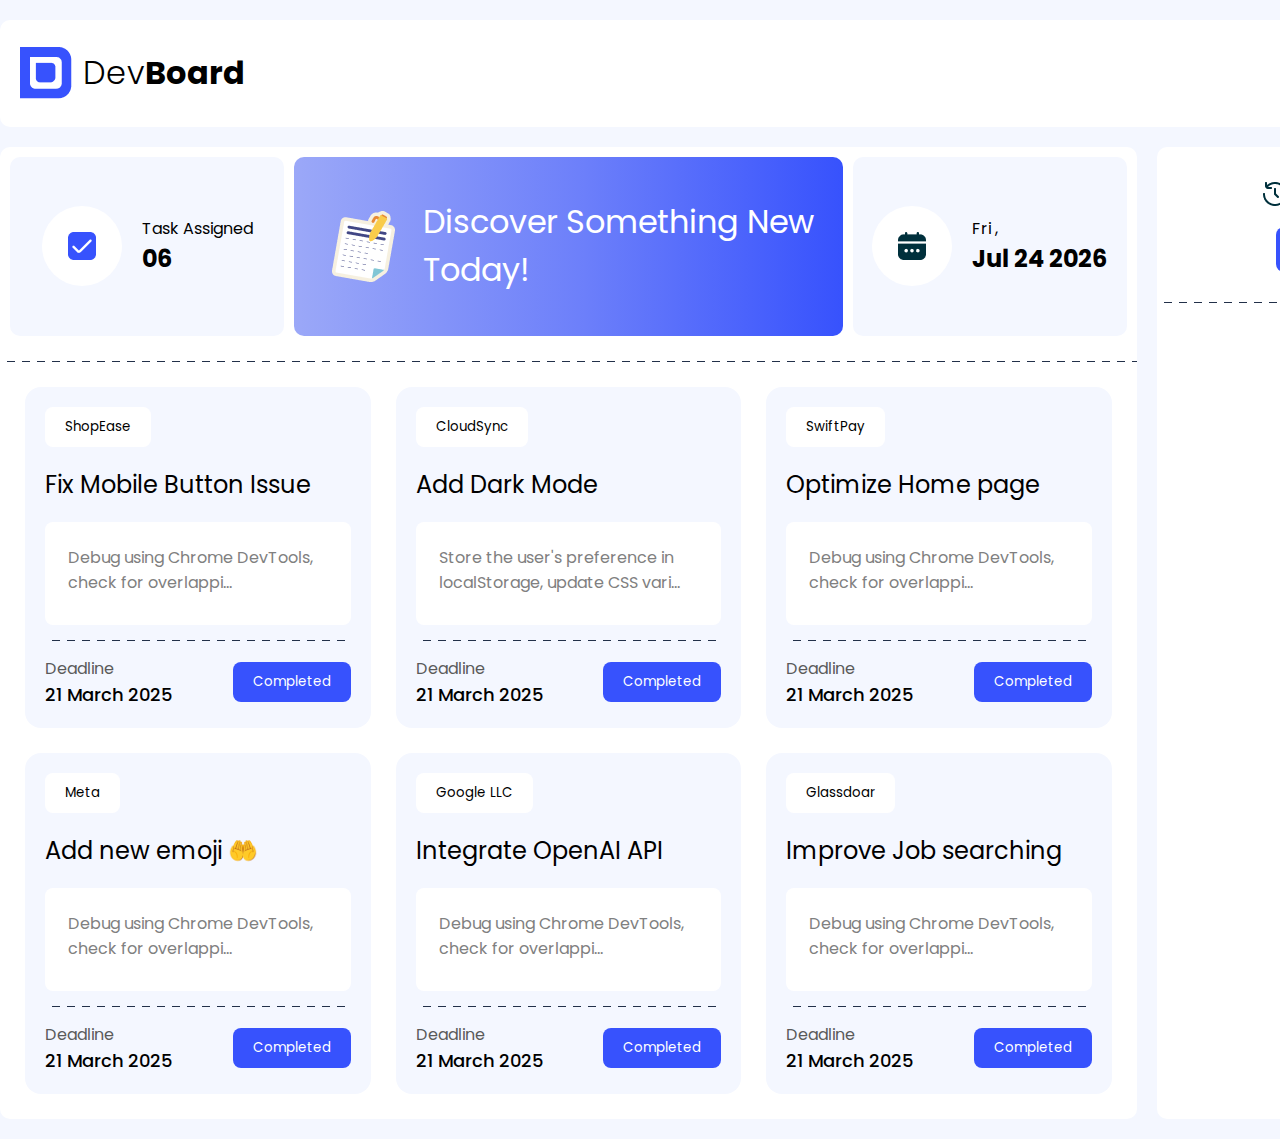
<file: index.html>
<!DOCTYPE html>
<html lang="en">
<head>
    <meta charset="UTF-8">
    <meta name="viewport" content="width=device-width, initial-scale=1.0">
    <title>DevBoard</title>
    <!-- FONTS -->
    <link rel="preconnect" href="https://fonts.googleapis.com">
    <link rel="preconnect" href="https://fonts.gstatic.com" crossorigin>
    <link href="https://fonts.googleapis.com/css2?family=Poppins:ital,wght@0,100;0,200;0,300;0,400;0,500;0,600;0,700;0,800;0,900;1,100;1,200;1,300;1,400;1,500;1,600;1,700;1,800;1,900&display=swap" rel="stylesheet">
    <!-- CSS -->
     <link rel="stylesheet" href="css/dashed_line.css">
     <link rel="stylesheet" href="style.css">
     <link rel="stylesheet" href="css/navbar.css">
     <link rel="stylesheet" href="css/dashboard.css">
     <link rel="stylesheet" href="css/dashboard_bar.css">
     <link rel="stylesheet" href="css/dashboard_card.css">
     <link rel="stylesheet" href="css/activity.css">
</head>
<body>
<div class="wrapper">

<!-- NAVBAR -->
<section id="navbar">
    <div class="left">
        <img src="assets/logo.png" alt="">
        <h1><span>Dev</span>Board</h1>
    </div>
    <div class="right">
        <div class="checkbox">
            <img src="assets/checkbox.png" alt="">
                <h1 id="navbar_counter">23</h1>
        </div>
        <img onclick="changeBackgroundColor()" src="assets/theme-btn.png" alt="">
    </div>
</section>

<!-- DASHBOARD AND ACTIVITY -->
 <section id="daa">
    <section id="dashboard">
        <section id="dashboard_bar">
            <div class="item item1">
                <div class="circle">
                    <img src="assets/checkbox.png" alt="">
                </div>
                <div class="cnt">
                    <p>Task Assigned</p>
                    <h2 id="task_counter">06</h2>
                </div>
            </div>
            <div class="item item2" onclick="window.location.href='blog.html';">
                <img src="assets/board.png" alt="">
                <h1>Discover Something New <br> Today!</h1>
            </div>
            <div class="item item3">
                <div class="circle">
                    <img src="assets/calender.png" alt="">
                </div>
                <div class="cnt">
                    <p id="day">Wed ,</p>
                    <h2 id="date"></h2>
                </div>
            </div>
        </section>
        <div class="container">
            <div class="line"></div>
        </div>
        <section id="dashboard_card">
             <div class="item item1">
                <div class="whitespace1">
                    <button>ShopEase</button>
                </div>
                <h1>Fix Mobile Button Issue</h1>
                <div class="whitespace2">
                    <p>Debug using Chrome DevTools, check for overlappi...</p>
                </div>
                <div class="container">
                    <div class="line"></div>
                </div>
                <div class="dashboard_card_bottom">
                    <div class="left">
                        <p>Deadline</p>
                        <h2>21 March 2025</h2>
                    </div>
                    <div class="right">
                        <button>Completed</button>
                    </div>
                </div>
            </div>
            <div class="item item2">
                <div class="whitespace1">
                    <button>CloudSync</button>
                </div>
                <h1>Add Dark Mode</h1>
                <div class="whitespace2">
                    <p>Store the user's preference in localStorage, update CSS vari...</p>
                </div>
                <div class="container">
                    <div class="line"></div>
                </div>
                <div class="dashboard_card_bottom">
                    <div class="left">
                        <p>Deadline</p>
                        <h2>21 March 2025</h2>
                    </div>
                    <div class="right">
                        <button>Completed</button>
                    </div>
                </div>
            </div>
            <div class="item item3">
                <div class="whitespace1">
                    <button>SwiftPay</button>
                </div>
                <h1>Optimize Home page</h1>
                <div class="whitespace2">
                    <p>Debug using Chrome DevTools, check for overlappi...</p>
                </div>
                <div class="container">
                    <div class="line"></div>
                </div>
                <div class="dashboard_card_bottom">
                    <div class="left">
                        <p>Deadline</p>
                        <h2>21 March 2025</h2>
                    </div>
                    <div class="right">
                        <button>Completed</button>
                    </div>
                </div>
            </div>
            <div class="item item4">
                <div class="whitespace1">
                    <button>Meta</button>
                </div>
                <h1>Add new emoji 🤲</h1>
                <div class="whitespace2">
                    <p>Debug using Chrome DevTools, check for overlappi...</p>
                </div>
                <div class="container">
                    <div class="line"></div>
                </div>
                <div class="dashboard_card_bottom">
                    <div class="left">
                        <p>Deadline</p>
                        <h2>21 March 2025</h2>
                    </div>
                    <div class="right">
                        <button>Completed</button>
                    </div>
                </div>
            </div>
            <div class="item item5">
                <div class="whitespace1">
                    <button>Google LLC</button>
                </div>
                <h1>Integrate OpenAI API</h1>
                <div class="whitespace2">
                    <p>Debug using Chrome DevTools, check for overlappi...</p>
                </div>
                <div class="container">
                    <div class="line"></div>
                </div>
                <div class="dashboard_card_bottom">
                    <div class="left">
                        <p>Deadline</p>
                        <h2>21 March 2025</h2>
                    </div>
                    <div class="right">
                        <button>Completed</button>
                    </div>
                </div>
            </div>
            <div class="item item6">
                <div class="whitespace1">
                    <button>Glassdoar</button>
                </div>
                <h1>Improve Job searching</h1>
                <div class="whitespace2">
                    <p>Debug using Chrome DevTools, check for overlappi...</p>
                </div>
                <div class="container">
                    <div class="line"></div>
                </div>
                <div class="dashboard_card_bottom">
                    <div class="left">
                        <p>Deadline</p>
                        <h2>21 March 2025</h2>
                    </div>
                    <div class="right">
                        <button>Completed</button>
                    </div>
                </div>
            </div>
        </section>
    </section>
    <section id="activity">
        <div class="heading">
            <div class="title">
                <img src="assets/activity.png" alt="">
                <h2>Activity Log</h2>
            </div>
            <div class="button">
                <button id="activity_clear">Clear History</button>
            </div>
        </div>
        <div class="container">
            <div class="line"></div>
        </div>
        <div id="middling_id" class="middling">
        </div>
    </section>
 </section>

</div>

<script src="js/app.js"></script>
</body>
</html>
</file>
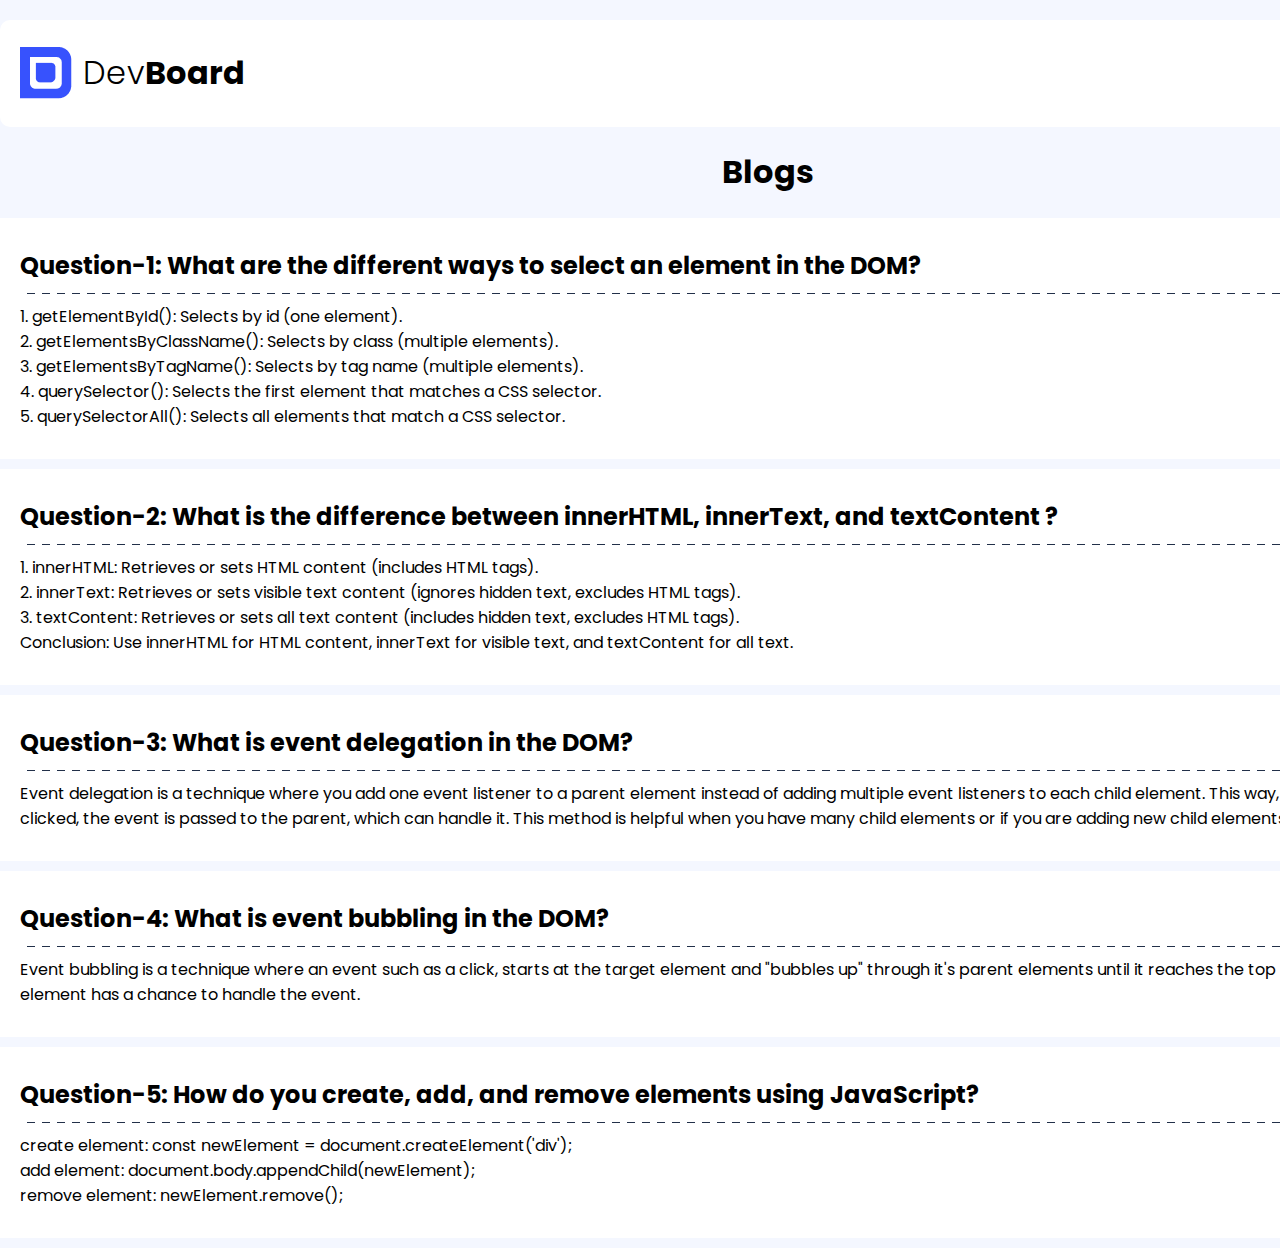
<file: blog.html>
<!DOCTYPE html>
<html lang="en">
<head>
    <meta charset="UTF-8">
    <meta name="viewport" content="width=device-width, initial-scale=1.0">
    <title>Blog</title>
    <!-- FONTS -->
    <link rel="preconnect" href="https://fonts.googleapis.com">
    <link rel="preconnect" href="https://fonts.gstatic.com" crossorigin>
    <link href="https://fonts.googleapis.com/css2?family=Poppins:ital,wght@0,100;0,200;0,300;0,400;0,500;0,600;0,700;0,800;0,900;1,100;1,200;1,300;1,400;1,500;1,600;1,700;1,800;1,900&display=swap" rel="stylesheet">
    <!-- CSS -->
     <link rel="stylesheet" href="css/dashed_line.css">
     <link rel="stylesheet" href="style.css">
     <link rel="stylesheet" href="css/navbar.css">
     <link rel="stylesheet" href="css/dashboard.css">
     <link rel="stylesheet" href="css/dashboard_bar.css">
     <link rel="stylesheet" href="css/dashboard_card.css">
     <link rel="stylesheet" href="css/activity.css">
     <link rel="stylesheet" href="css/blog.css">
</head>
<body>
<div class="wrapper">

<!-- NAVBAR -->
<section id="navbar">
    <div class="left">
        <img src="assets/logo.png" alt="">
        <h1><span>Dev</span>Board</h1>
    </div>
    <div class="right">
        <button onclick="window.location.href='index.html';">Back to Desk</button>
    </div>
</section>
<!-- blog -->
<section id="blog">
    <h1>Blogs</h1>
    <div class="que que1">
        <h2>Question-1: What are the different ways to select an element in the DOM?</h2>
        <div class="container">
            <div class="line"></div>
        </div>
        <p>
            1. getElementById(): Selects by id (one element). <br>
            2. getElementsByClassName(): Selects by class (multiple elements). <br>
            3. getElementsByTagName(): Selects by tag name (multiple elements). <br>
            4. querySelector(): Selects the first element that matches a CSS selector. <br>
            5. querySelectorAll(): Selects all elements that match a CSS selector.
    </div>
    <div class="que que2">
        <h2>Question-2: What is the difference between innerHTML, innerText, and textContent ?</h2>
        <div class="container">
            <div class="line"></div>
        </div>
        <p>
            1. innerHTML: Retrieves or sets HTML content (includes HTML tags). <br>
            2. innerText: Retrieves or sets visible text content (ignores hidden text, excludes HTML tags). <br>
            3. textContent: Retrieves or sets all text content (includes hidden text, excludes HTML tags). <br>
            Conclusion: Use innerHTML for HTML content, innerText for visible text, and textContent for all text.
        </p>
    </div>
    <div class="que que3">
        <h2>Question-3: What is event delegation in the DOM?</h2>
        <div class="container">
            <div class="line"></div>
        </div>
        <p>Event delegation is a technique where you add one event listener to a parent element instead of adding multiple event listeners to each child element. This way, when a child element is clicked, the event is passed to the parent, which can handle it. This method is helpful when you have many child elements or if you are adding new child elements later.</p>
    </div>
    <div class="que que4">
        <h2>Question-4: What is event bubbling in the DOM?</h2>
        <div class="container">
            <div class="line"></div>
        </div>
        <p>Event bubbling is a technique where an event such as a click, starts at the target element and "bubbles up" through it's parent elements until it reaches the top of the DOM tree. Each parent element has a chance to handle the event.</p>
    </div>
    <div class="que que5">
        <h2>Question-5: How do you create, add, and remove elements using JavaScript?</h2>
        <div class="container">
            <div class="line"></div>
        </div>
        <p>
            create element: const newElement = document.createElement('div'); <br>
            add element: document.body.appendChild(newElement); <br>
            remove element: newElement.remove();
        </p>
    </div>
</section>

</div>

<script src="js/app.js"></script>
</body>
</html>
</file>
<file: css/dashed_line.css>
.container {
    position: relative;
    height: 1px;
    
    .line {
      position: absolute;
      top: 0;
      left: 0;
      width: 100%;
      height: 100%;
      background-image: linear-gradient(to right, transparent 50%, #223049 50%);
      background-size: 15px 100%;
    }
}

/* <div class="container">
    <div class="line"></div>
</div> */
</file>
<file: style.css>
*{
    font-family: "Poppins", sans-serif;
}
body{
    margin: 0;
    background-color: #F4F7FF;
}

p{
    margin: 0;
}
.wrapper{
    width: 1536px;
    margin: 0 auto;
}
.circle {
    width: 80px;
    height: 80px;
    background-color: #FFFFFF;
    border-radius: 50%;
}
.marked{
    background-color: #CED6FF;
    cursor: default;
}
</file>
<file: css/navbar.css>
#navbar{
    background-color: #FFFFFF;
    display: flex;
    justify-content: space-between;
    /* align-items: center; */
    padding: 8px 20px;
    margin-top: 20px;
    border-radius: 10px;
}
#navbar .left{
    display: flex;
    align-items: center;
    gap: 11px;
}
#navbar .left img{}
#navbar .left h1{}
#navbar .left h1 span{
    font-weight: 300;
}
#navbar .right{
    display: flex;
    align-items: center;
    gap: 38px;
}
#navbar .right .checkbox{
    display: flex;
    align-items: center;
    gap: 11px;
    background-color: #F4F7FF;
    height: 50px;
    padding: 4px 16px;
    border-radius: 32px;
}
#navbar .right img {
    cursor: pointer;
}
</file>
<file: css/dashboard.css>
#daa{
    display: flex;
    gap: 20px;
    margin-top: 20px;
    margin-bottom: 20px;
    
}
#daa #dashboard{
    background-color: #FFFFFF;
    width: 75%;
    border-radius: 10px;
}
#daa #activity{
    background-color: #FFFFFF;
    width: 25%;
    border-radius: 10px;
}
</file>
<file: css/dashboard_bar.css>
#daa #dashboard #dashboard_bar{
    /* border-bottom: dashed rgb(189, 189, 189); */
    display: flex;
    gap: 10px;
    padding: 10px;
    padding-bottom: 25px;
}
#daa #dashboard #dashboard_bar .item{
    border-radius: 10px;
}
#daa #dashboard #dashboard_bar .item1{
    width: 25%;
    background-color: #F4F7FF;
    display: flex;
    justify-content: center;
    align-items: center;
    gap: 20px;
}
#daa #dashboard #dashboard_bar .item1 .circle{
    display: flex;
    justify-content: center;
    align-items: center;
}
#daa #dashboard #dashboard_bar .item1 .circle img{
    max-width: 100%;
    max-height: 100%;
}
#daa #dashboard #dashboard_bar .item1 .cnt p,h2{
    margin: 0;
}
#daa #dashboard #dashboard_bar .item2{
    width: 50%;
    background: linear-gradient(90deg, rgba(155,168,248,1) 0%, rgba(108,127,250,1) 53%, rgba(55,82,253,1) 100%);
    display: flex;
    justify-content: center;
    align-items: center;
    color: #FFFFFF;
    padding: 20px 0;
    gap: 20px;
    font-weight: 100;
    cursor: pointer;
}
#daa #dashboard #dashboard_bar .item2 h1{
    font-weight: 400;
}
#daa #dashboard #dashboard_bar .item3{
    width: 25%;
    background-color: #F4F7FF;
    display: flex;
    justify-content: center;
    align-items: center;
    gap: 20px;
}
#daa #dashboard #dashboard_bar .item3 .circle{
    display: flex;
    justify-content: center;
    align-items: center;
}
#daa #dashboard #dashboard_bar .item3 .circle img{
    max-width: 100%;
    max-height: 100%;
}
#daa #dashboard #dashboard_bar .item3 .cnt p,h2{
    margin: 0;
}
</file>
<file: css/dashboard_card.css>
#daa #dashboard #dashboard_card{
    display: grid;
    grid-template-columns: 1fr 1fr 1fr;
    grid-template-rows: auto;
    gap: 25px;
    padding: 25px;
}
#daa #dashboard #dashboard_card .item{
    background-color: #F4F7FF;
    border-radius: 16px;
    padding: 20px;
}
#daa #dashboard #dashboard_card .item .container{
    margin: 15px 0;
}
#daa #dashboard #dashboard_card .item button{
    display: block;
    padding: 10px 20px;
    border: none;
    border-radius: 8px;
    background-color: #3752FD;
    color: #FFFFFF;
    cursor: pointer;
}
#daa #dashboard #dashboard_card .item .whitespace1 button{
    background-color: #FFFFFF;
    color: black;
}
#daa #dashboard #dashboard_card .item .whitespace2{
    background-color: #FFFFFF;
    color: #808080;
    padding: 23px;
    padding-bottom: 30px;
    border-radius: 8px;
}
#daa #dashboard #dashboard_card .item h1{
    font-size: 24px;
    font-weight: 400;
    margin: 20px 0px;
}
#daa #dashboard #dashboard_card .item .dashboard_card_bottom{
    display: flex;
    justify-content: space-between;
    align-items: center;
}
#daa #dashboard #dashboard_card .item .dashboard_card_bottom p{
    color: #5a5a5a;
}
#daa #dashboard #dashboard_card .item .dashboard_card_bottom h2{
    font-size: 18px;
    font-weight: 500
}
</file>
<file: css/activity.css>
#activity .heading{
    padding: 30px 10px;
    display: flex;
    flex-direction: column;
    justify-content: center;
    align-items: center;
}
#activity .heading .title{
    display: flex;
    justify-content: center;
    align-items: center;
    gap: 10px;
    margin-bottom: 15px;
}
#activity .heading .title h2{
    font-weight: 400;
}
#activity .heading .button button{
    padding: 10px 20px;
    color: white;
    font-size: 16px;
    border-radius: 8px;
    background-color: #3752FD;
    border: none;
    cursor: pointer;
}
#activity .middling{
    margin-top: 20px;
}
#activity .middling p{
    background-color: #F4F7FF;
    padding: 10px;
    margin: 10px;
    border-radius: 8px;
}
</file>
<file: css/blog.css>
#navbar button{
    display: block;
    padding: 10px 20px;
    border: none;
    border-radius: 8px;
    background-color: #3752FD;
    color: #FFFFFF;
    cursor: pointer;
}
#blog h1{
    text-align: center;
}
#blog .que{
    background-color: #FFFFFF;
    padding: 20px;
    margin-bottom: 10px;
}
#blog .que h2, p{
    margin: 10px 0;
}
</file>
